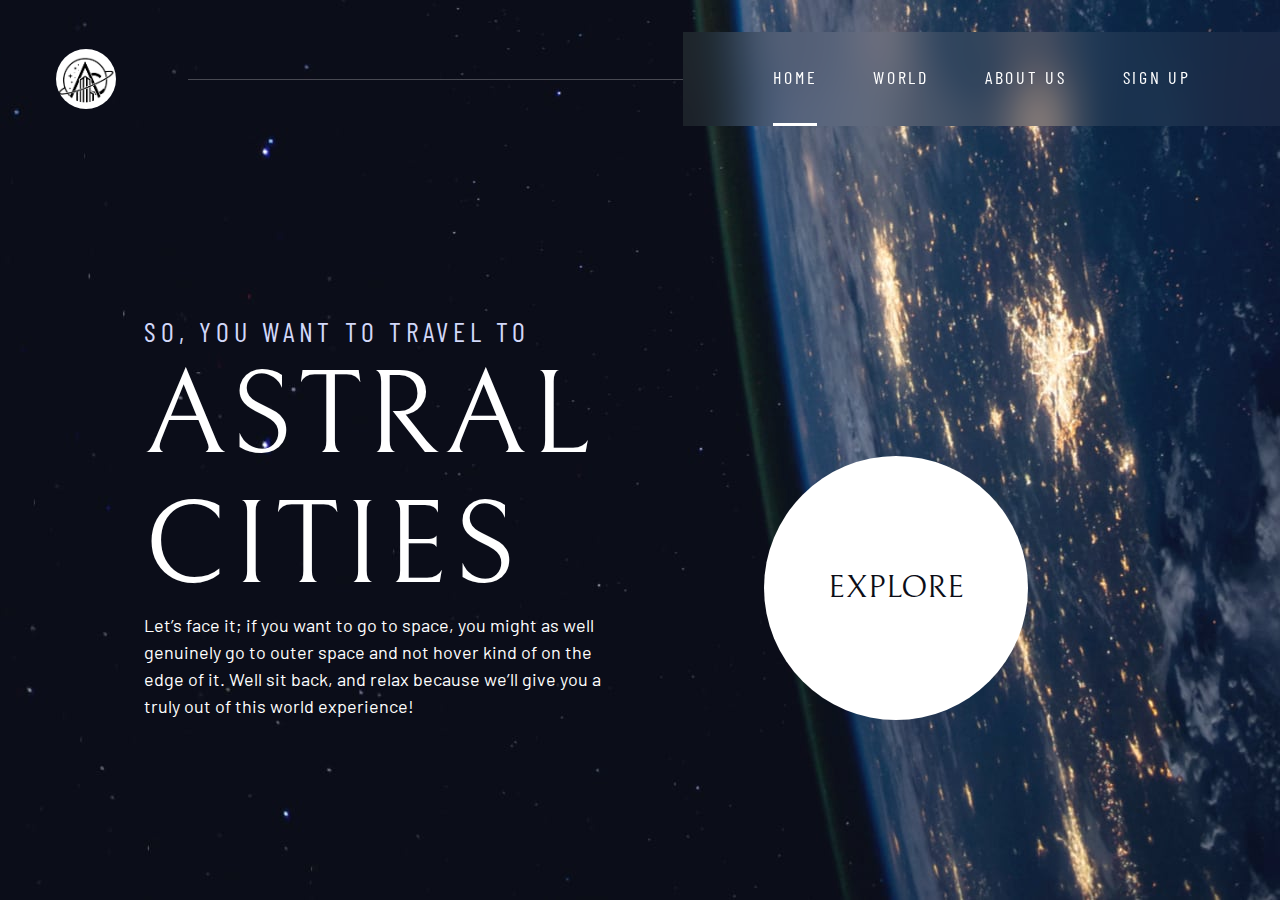
<file: index.html>
<!DOCTYPE html>
<html lang="en">
<head>
  <meta charset="UTF-8">
  <meta name="viewport" content="width=device-width, initial-scale=1.0">

  <link rel="icon" type="image/png" sizes="32x32" href="./assets/logo1.png">
  <!-- Google fonts -->
  <link rel="preconnect" href="https://fonts.googleapis.com">
  <link rel="preconnect" href="https://fonts.gstatic.com" crossorigin>
  <link href="https://fonts.googleapis.com/css2?family=Barlow+Condensed:wght@400;700&family=Bellefair&family=Barlow:wght@400;700&display=swap"
      rel="stylesheet">
      
  <!-- Our custom CSS -->
  <link rel="stylesheet" href="index.css">
  <title>Astral cities</title>
  <script src="navigation.js" defer></script>
</head>
<body class="home">
  <a class="skip-to-content" href="#main">Skip to content</a>
  <header class="primary-header flex">
    <div>
      <img src="./assets/logo1.png" alt="space tourism logo" class="logo">
    </div>
    <button class="mobile-nav-toggle" aria-controls="primary-navigation"><span class="sr-only" aria-expanded="false">Menu</span></button>
    <nav>
        <ul id="primary-navigation" data-visible="false" class="primary-navigation underline-indicators flex">
            <li class="active"><a class="ff-sans-cond uppercase text-white letter-spacing-2" href="index.html">Home</a>
            <li><a class="ff-sans-cond uppercase text-white letter-spacing-2" href="destination.html">world</a>
            <li><a class="ff-sans-cond uppercase text-white letter-spacing-2 noWrap" href="crew.html">about us</a>
            <li><a class="ff-sans-cond uppercase text-white letter-spacing-2 noWrap" href="technology.html">sign up</a>
        </ul>
    </nav>
  </header>
  
  <main id="main" class="grid-container grid-container--home">
    <div>
      <h1 class="text-accent fs-500 ff-sans-cond uppercase letter-spacing-1">So, you want to travel to
      <span class="d-block fs-900 ff-serif text-white">astral</span><span class="d-block fs-900 ff-serif text-white">cities</span></h1>
      
      <p>Let’s face it; if you want to go to space, you might as well genuinely go to 
      outer space and not hover kind of on the edge of it. Well sit back, and relax 
      because we’ll give you a truly out of this world experience! </p>
    </div>
    <div>
      <a href="destination.html" class="large-button uppercase ff-serif text-dark bg-white">Explore</a>
    </div>
  </main>


</body>
</html>
</file>
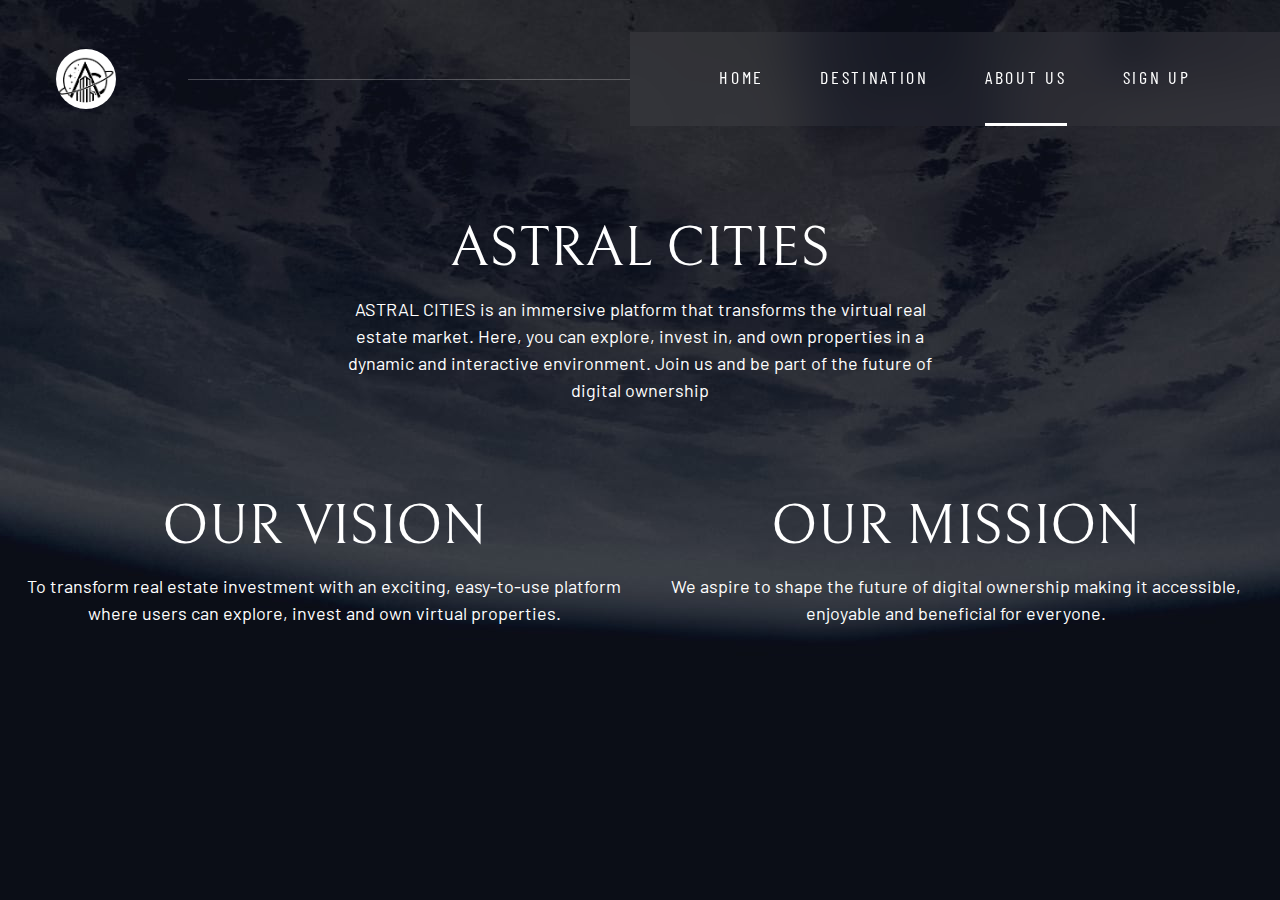
<file: crew.html>
<!DOCTYPE html>
<html lang="en">
<head>
  <meta charset="UTF-8">
  <meta name="viewport" content="width=device-width, initial-scale=1.0">

  <link rel="icon" type="image/png" sizes="32x32" href="./assets/logo1.png">
  <!-- Google fonts -->
  <link rel="preconnect" href="https://fonts.googleapis.com">
  <link rel="preconnect" href="https://fonts.gstatic.com" crossorigin>
  <link href="https://fonts.googleapis.com/css2?family=Barlow+Condensed:wght@400;700&family=Bellefair&family=Barlow:wght@400;700&display=swap"
      rel="stylesheet">
      
  <!-- Our custom CSS -->
  <link rel="stylesheet" href="index.css">
  <title>Our Crew Members</title>
  <script src="navigation.js" defer></script>
  <script src="tabs.js" defer></script>

</head>

<body class="crew">
  <a class="skip-to-content" href="#main">Skip to content</a>
  <header class="primary-header flex">
    <div>
      <img src="./assets/logo1.png" alt="space tourism logo" class="logo">
    </div>
    <button class="mobile-nav-toggle" aria-controls="primary-navigation"><span class="sr-only" aria-expanded="false">Menu</span></button>
    <nav> 
        <ul id="primary-navigation" data-visible="false" class="primary-navigation underline-indicators flex">
            <li><a class="ff-sans-cond uppercase text-white letter-spacing-2" href="index.html">Home</a>
            <li><a class="ff-sans-cond uppercase text-white letter-spacing-2" href="destination.html">Destination</a>
            <li class="active"><a class="ff-sans-cond uppercase text-white letter-spacing-2 noWrap" href="crew.html">about us</a>
            <li><a class="ff-sans-cond uppercase text-white letter-spacing-2 noWrap" href="technology.html">sign up</a>
        </ul>
    </nav>
  </header>
  
  <main id="main" class="aboutUs">
    <!-- <h1 class="numbered-title">about us</h1> -->
    
    <!-- <div class="dot-indicators flex" role="tablist" aria-label="crew member list">
      <button aria-selected="true" aria-controls="commander-tab" role="tab" data-image="commander-image" tabindex="0"><span class="sr-only"></span></button> -->
      <!-- <button aria-selected="false" aria-controls="mission-tab" role="tab" data-image="mission-image" tabindex="-1"><span class="sr-only">The mission specialist</span></button>
      <button aria-selected="false" aria-controls="pilot-tab" role="tab" data-image="pilot-image" tabindex="-1"><span class="sr-only">The pilot</span></button>
      <button aria-selected="false" aria-controls="crew-tab" role="tab" data-image="crew-image" tabindex="-1"><span class="sr-only">The crew engineer</span></button> -->
    </div>
    
    <!-- commander -->
    <article class="crew-details flow" id="commander-tab" role="tabpanel" tabindex="0">
      <header class="flow flow--space-small">
        <h2 class="fs-600 ff-serif uppercase"></h2>
        <p class="fs-700 uppercase ff-serif">astral cities</p>
      </header>
      <p>ASTRAL CITIES is an immersive platform that transforms the virtual real estate market. Here, you can explore, invest in, and own properties in a dynamic and interactive environment. Join us and be part of the future of digital ownership</p>
    </article> 

    <div class="flex missionBox">
      <article class="crew-details flow" id="commander-tab" role="tabpanel" tabindex="0">
        <header class="flow flow--space-small">
          <h2 class="fs-600 ff-serif uppercase"></h2>
          <p class="fs-700 uppercase ff-serif">our vision</p>
        </header>
        <p>To transform real estate investment with an exciting, easy-to-use platform where users can explore, invest and own virtual properties.</p>
      </article> 
  
      <article class="crew-details flow" id="commander-tab" role="tabpanel" tabindex="0">
        <header class="flow flow--space-small">
          <h2 class="fs-600 ff-serif uppercase"></h2>
          <p class="fs-700 uppercase ff-serif">our mission</p>
        </header>
        <p>We aspire to shape the future of digital ownership making it accessible, enjoyable and beneficial for everyone.</p>
      </article>
    </div>

     
    
    <!-- mission specialist -->
    <!-- <article hidden class="crew-details flow" id="mission-tab" role="tabpanel" tabindex="0">
      <header class="flow flow--space-small">
        <h2 class="fs-600 ff-serif uppercase">Mission Specialist</h2>
        <p class="fs-700 uppercase ff-serif">Mark SHuttleworth</p>
      </header>
      <p>Mark Richard Shuttleworth is the founder and CEO of Canonical, the company behind
        the Linux-based Ubuntu operating system. Shuttleworth became the first South
        African to travel to space as a space tourist.</p>
    </article>  -->
    
    <!-- pilot -->
    <!-- <article hidden class="crew-details flow" id="pilot-tab" role="tabpanel" tabindex="0">
      <header class="flow flow--space-small">
        <h2 class="fs-600 ff-serif uppercase">Pilot</h2>
        <p class="fs-700 uppercase ff-serif">Victor Glover</p>
      </header>
      <p>Pilot on the first operational flight of the SpaceX Crew Dragon to the
        International Space Station. Glover is a commander in the U.S. Navy where
        he pilots an F/A-18.He was a crew member of Expedition 64, and served as a
        station systems flight engineer.</p>
    </article>  -->
    
    <!-- engineer -->
    <!-- <article hidden class="crew-details flow" id="crew-tab" role="tabpanel" tabindex="0">
      <header class="flow flow--space-small">
        <h2 class="fs-600 ff-serif uppercase">Flight Engineer</h2>
        <p class="fs-700 uppercase ff-serif">Anousheh Ansari</p>
      </header>
      <p>Anousheh Ansari is an Iranian American engineer and co-founder of Prodea Systems.
        Ansari was the fourth self-funded space tourist, the first self-funded woman to
        fly to the ISS, and the first Iranian in space.</p>
    </article>  -->
    
    
    <!-- <picture id="commander-image">
      
      <img src="assets/crew/commander abhay.png" alt="Douglas Hurley">
    </picture>
    <picture hidden id="mission-image">
      <source srcset="assets/crew/image-mark-shuttleworth.webp" type="image/webp">
      <img src="assets/crew/image-mark-shuttleworth.png" alt="Douglas Hurley">
    </picture>
    <picture hidden id="pilot-image">
      <source srcset="assets/crew/image-victor-glover.webp" type="image/webp">
      <img src="assets/crew/image-victor-glover.png" alt="Douglas Hurley">
    </picture>
    <picture hidden id="crew-image">
      <source srcset="assets/crew/image-anousheh-ansari.webp" type="image/webp">
      <img src="assets/crew/image-anousheh-ansari.png" alt="Douglas Hurley">
    </picture> -->
  </main>
</body>
</html>
</file>
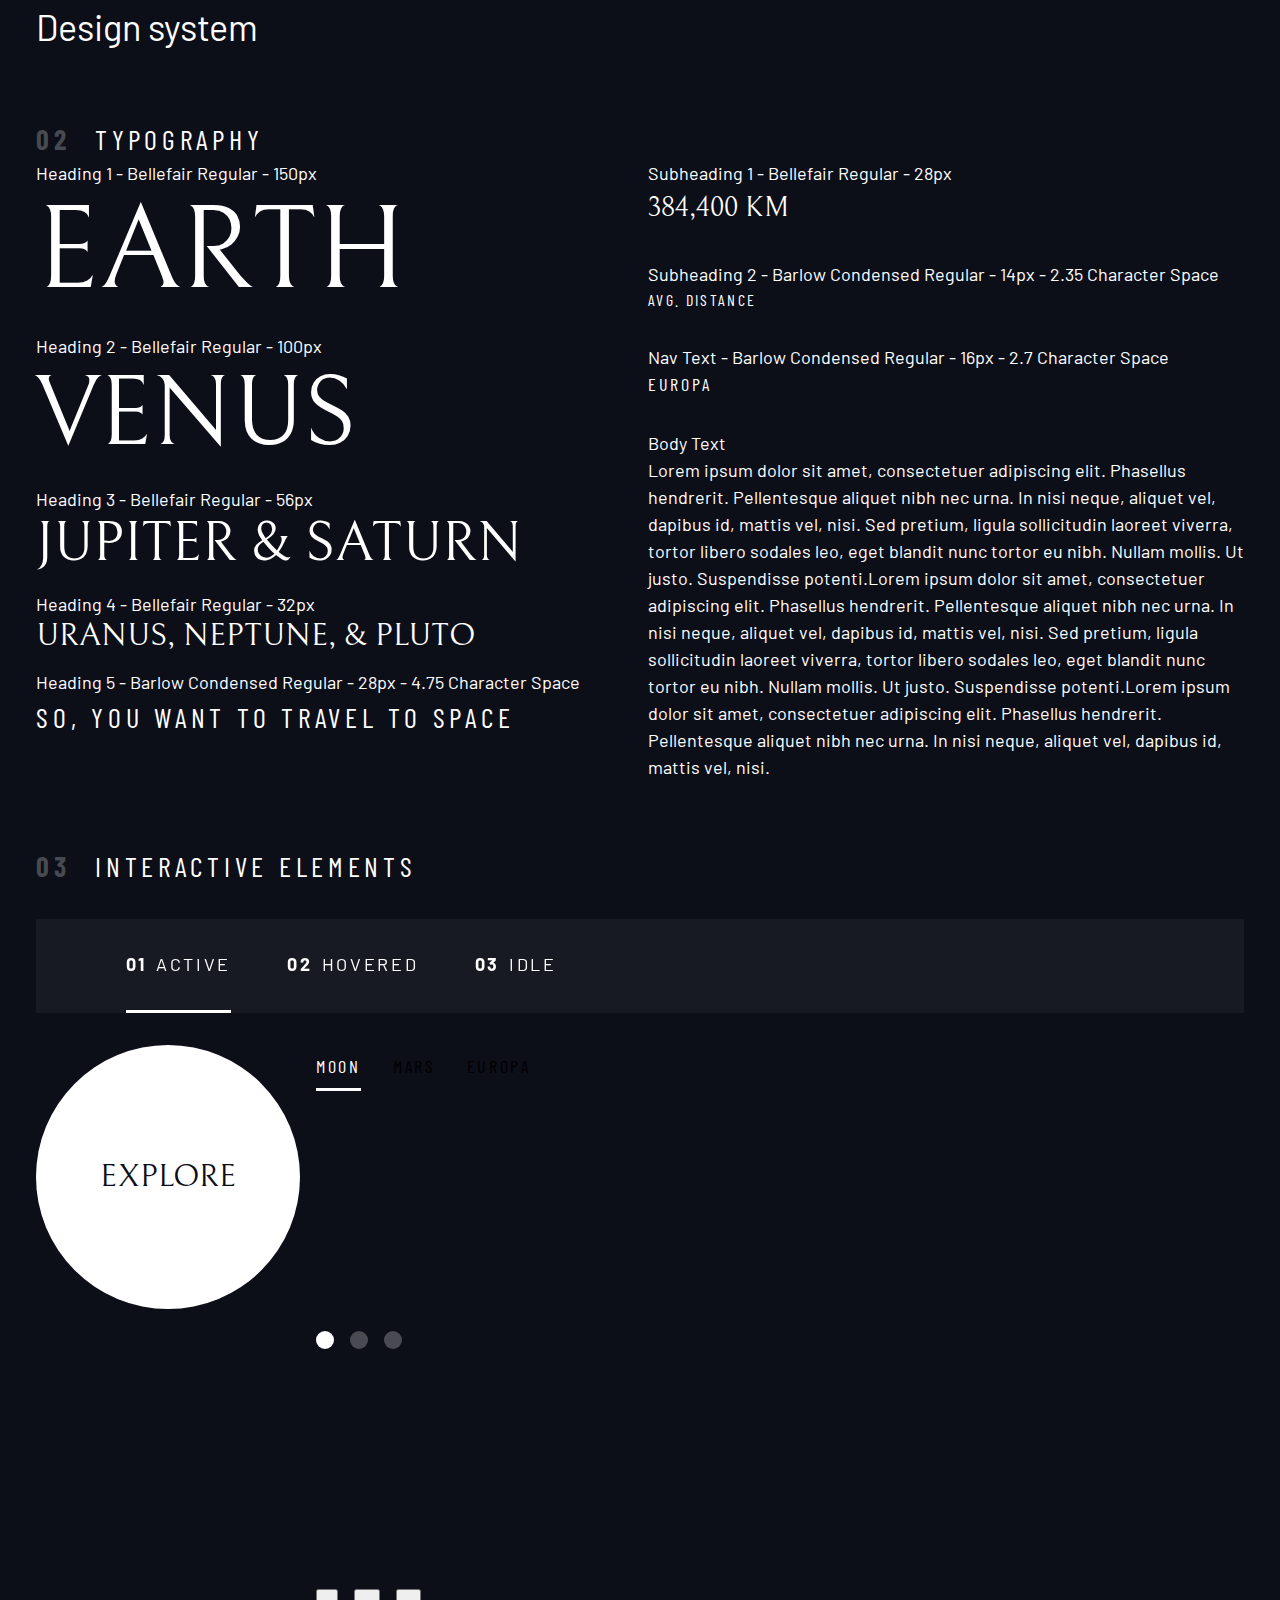
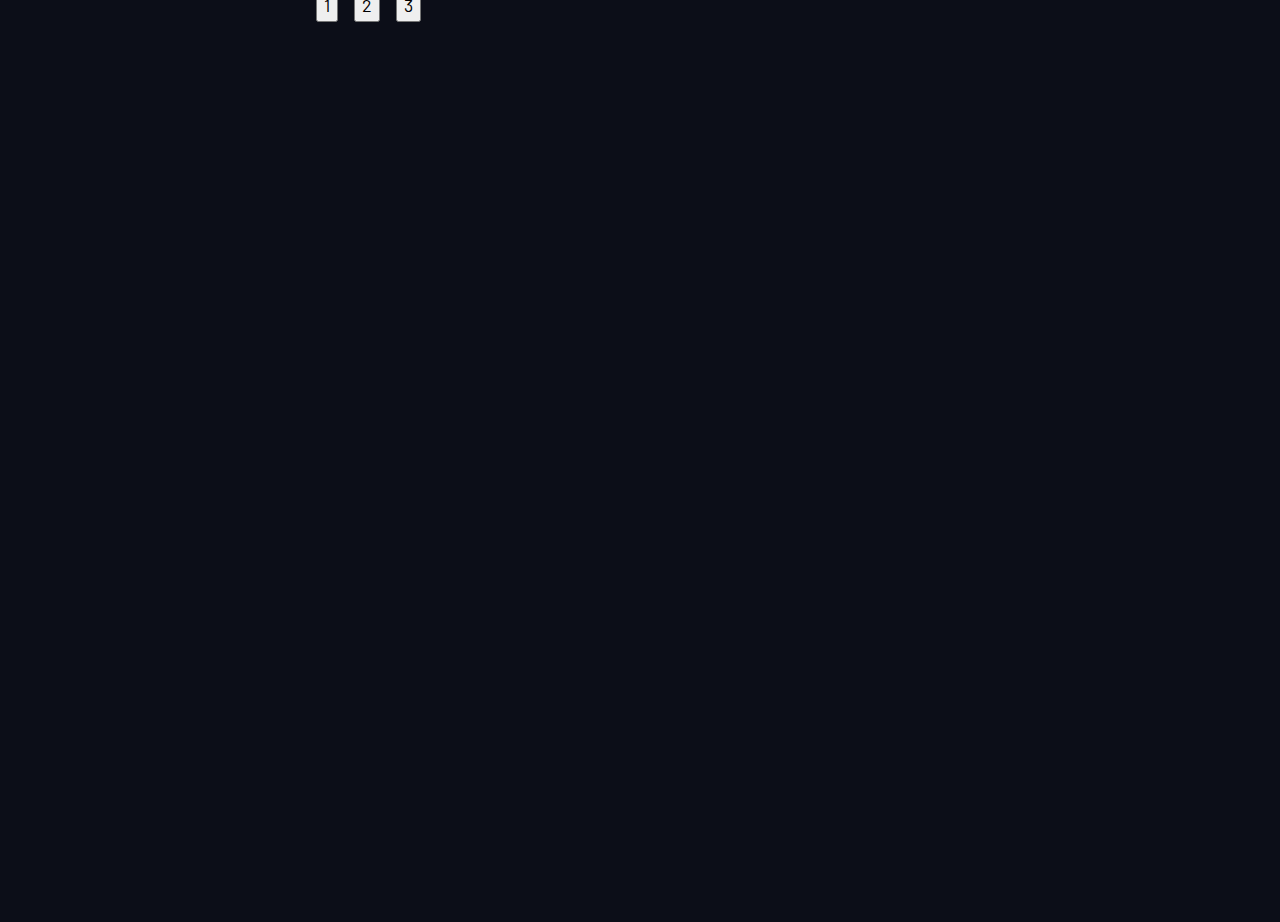
<file: design-system.html>
<!DOCTYPE html>
<html lang="en">
<head>
  <meta charset="UTF-8">
  <meta name="viewport" content="width=device-width, initial-scale=1.0">
  <title>Document</title>

  <!--Google fonts-->
  <link rel="preconnect" href="https://fonts.googleapis.com">
  <link rel="preconnect" href="https://fonts.gstatic.com" crossorigin>
  <link href="https://fonts.googleapis.com/css2?family=Barlow+Condensed:wght@400;700&family=Bellefair&family=Barlow:wght@400;700&display=swap"
  rel="stylesheet">


  <link rel="stylesheet" href="./index.css">
</head>
<body class="bg-dark text-white">
  <div class="container">
    <h1>Design system</h1>


    <section id="typography"  style="margin: 4rem 0">
      <h2 class="numbered-title"><span>02 </span>Typography</h2>
      <div class="flex">
      <div class="flow" style="flex-basis: 100%">
          <div> 
              <p class="text-light">Heading 1 - Bellefair Regular - 150px</p>
              <p class="ff-serif fs-900 uppercase">Earth</p>
          </div>
          <div> 
              <p class="text-light">Heading 2 - Bellefair Regular - 100px</p>
              <p class="ff-serif uppercase fs-800">Venus</p>
          </div>
          <div> 
              <p class="text-light">Heading 3 - Bellefair Regular - 56px</p>
              <p class="ff-serif uppercase fs-700">Jupiter & Saturn</p>
          </div>
          <div> 
              <p class="text-light">Heading 4 - Bellefair Regular - 32px</p>
              <p class="ff-serif uppercase fs-600">Uranus, Neptune, & Pluto</p>
          </div>
          <div> 
              <p class="text-light">Heading 5 - Barlow Condensed Regular - 28px - 4.75 Character Space</p>
              <p class="ff-sans-cond uppercase fs-500 letter-spacing-1">So, you want to travel to space</p>
          </div>
      
      </div>
      
      <div class="flow" style="flex-basis: 100%; --flow-space: 2rem;">
          <div> 
              <p>Subheading 1 - Bellefair Regular - 28px</p>
              <p class="ff-serif uppercase fs-500">384,400 km</p>
          </div>
          <div> 
              <p>Subheading 2 - Barlow Condensed Regular - 14px - 2.35 Character Space</p>
              <p class="ff-sans-cond uppercase fs-300 letter-spacing-3">Avg. Distance</p>
          </div>
          <div> 
              <p>Nav Text - Barlow Condensed Regular - 16px - 2.7 Character Space</p>
              <p class="ff-sans-cond uppercase fs-400 letter-spacing-2">Europa</p>
          </div>
          <div> 
              <p>Body Text</p>
              <p>Lorem ipsum dolor sit amet, consectetuer adipiscing elit. Phasellus hendrerit. Pellentesque aliquet nibh nec urna. In nisi neque, aliquet vel, dapibus id, mattis vel, nisi. Sed pretium, ligula sollicitudin laoreet viverra, tortor libero sodales leo, eget blandit nunc tortor eu nibh. Nullam mollis. Ut justo. Suspendisse potenti.Lorem ipsum dolor sit amet, consectetuer adipiscing elit. Phasellus hendrerit. Pellentesque aliquet nibh nec urna. In nisi neque, aliquet vel, dapibus id, mattis vel, nisi. Sed pretium, ligula sollicitudin laoreet viverra, tortor libero sodales leo, eget blandit nunc tortor eu nibh. Nullam mollis. Ut justo. Suspendisse potenti.Lorem ipsum dolor sit amet, consectetuer adipiscing elit. Phasellus hendrerit. Pellentesque aliquet nibh nec urna. In nisi neque, aliquet vel, dapibus id, mattis vel, nisi. </p>
          </div>
      </div>
      </div>
    </section>



    <section class="flow" id="interactive-elements">
      <h2 class="numbered-title"><span>03</span> Interactive elements</h2>
      
      <!-- navigation -->
      <div>
        <nav>
          <ul class="primary-navigation flex underline-indicators">

            <li class="active"><a class=" letter-spacing-2 uppercase text-white " href="#"><span>01</span>Active</a></li>
            <li><a class=" letter-spacing-2 uppercase text-white" href="#"><span>02</span>Hovered</a></li>
            <li><a class=" letter-spacing-2 uppercase text-white" href="#"><span>03</span>Idle</a></li>

          </ul>
        </nav>
      </div>
      
      <div class="flex">
          <div>
            <!-- explore button -->
            <a href="#" class="large-button uppercase ff-serif text-dark bg-white fs-600">Explore</a>
          </div>
          
          <div class="flow" style="margin-bottom: 50em; --flow-space: 15rem;">
            <!-- Tabs -->

            <div class="tab-list flex underline-indicators">
              <button aria-selected="true" class="text-light bg-dark letter-spacing-2 uppercase active  ff-sans-cond">Moon</button>
              <button aria-selected="false" class="text-light bg-dark letter-spacing-2 uppercase ff-sans-cond">Mars</button>
              <button aria-selected="false" class="text-light bg-dark letter-spacing-2 uppercase ff-sans-cond">Europa</button>
            </div>
            
            
            <!-- Dots -->

            <div class="dot-indicators flex ">
              <button aria-selected="true"></button>
              <button aria-selected="false"></button>
              <button aria-selected="false"></button>
            </div>
            
            
            <!-- Numbers -->
            <div class="num-indicators flex">
              <button aria-selected="true">1</button>
              <button aria-selected="false">2</button>
              <button aria-selected="false">3</button>
            </div>
          </div>
      </div>
      
    </section>


  </div>
  

  <script></script>
</body>
</html>
</file>
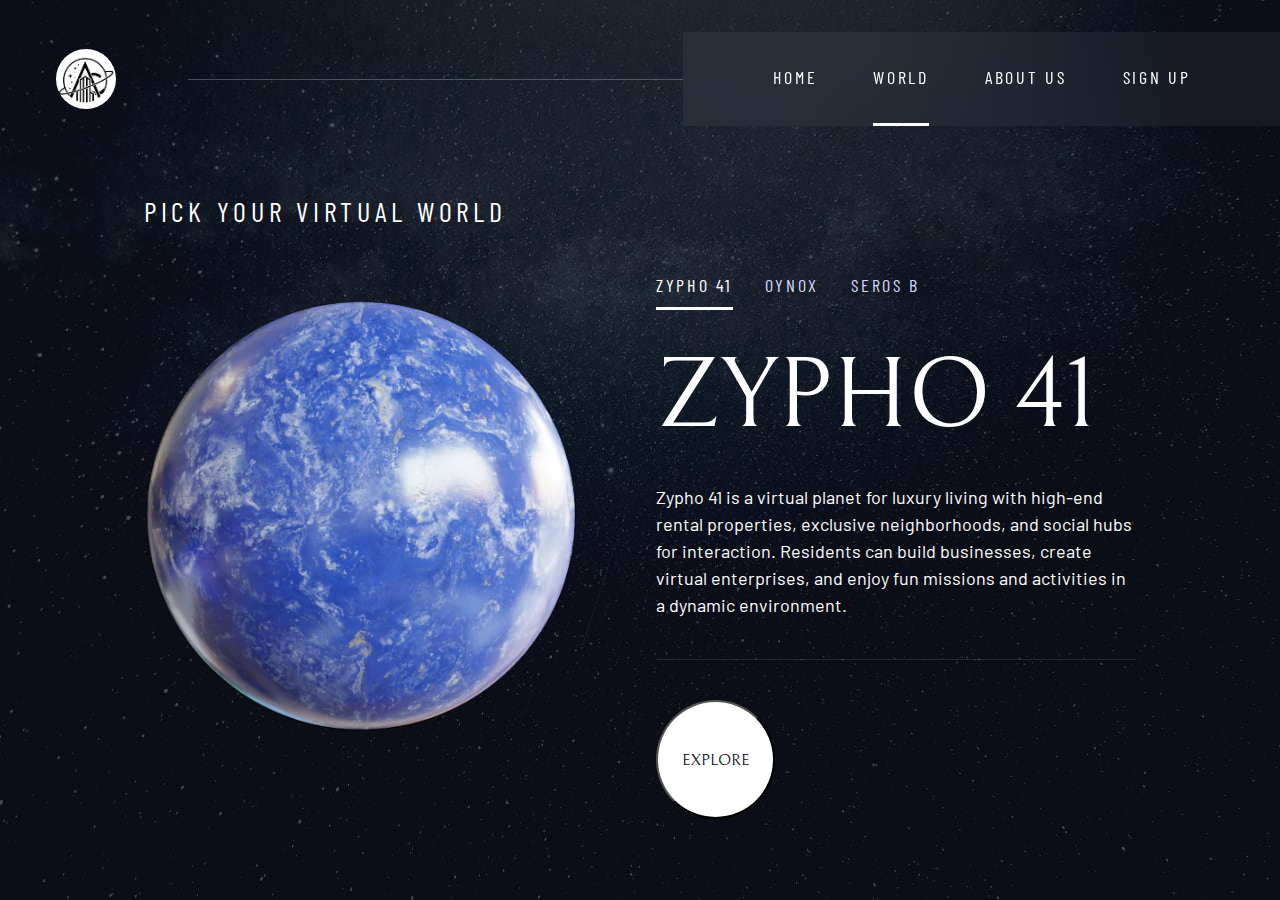
<file: destination.html>
<!DOCTYPE html>
<html lang="en">
<head>
  <meta charset="UTF-8">
  <meta name="viewport" content="width=device-width, initial-scale=1.0">

  <link rel="icon" type="image/png" sizes="32x32" href="./assets/logo1.png">
  <!-- Google fonts -->
  <link rel="preconnect" href="https://fonts.googleapis.com">
  <link rel="preconnect" href="https://fonts.gstatic.com" crossorigin>
  <link href="https://fonts.googleapis.com/css2?family=Barlow+Condensed:wght@400;700&family=Bellefair&family=Barlow:wght@400;700&display=swap"
      rel="stylesheet">
      
  <!-- Our custom CSS -->
  <link rel="stylesheet" href="index.css">
  <title>choose the destination</title>
  <script src="navigation.js" defer></script>
  <script src="tabs.js" defer></script>
</head>

<body class="destination">
  <a class="skip-to-content" href="#main">Skip to content</a>
  <header class="primary-header flex">
    <div>
      <img src="./assets/logo1.png" alt="space tourism logo" class="logo">
    </div>
    <button class="mobile-nav-toggle" aria-controls="primary-navigation"><span class="sr-only" aria-expanded="false">Menu</span></button>
    <nav>
        <ul id="primary-navigation" data-visible="false" class="primary-navigation underline-indicators flex">
            <li><a class="ff-sans-cond uppercase text-white letter-spacing-2" href="index.html">Home</a>
            <li class="active"><a class="ff-sans-cond uppercase text-white letter-spacing-2" href="destination.html">world</a>
            <li><a class="ff-sans-cond uppercase text-white letter-spacing-2 noWrap" href="crew.html">about us</a>
            <li><a class="ff-sans-cond uppercase text-white letter-spacing-2 noWrap" href="technology.html">sign up</a>
        </ul>
    </nav>
  </header>
  
  <main id="main" class="grid-container grid-container--destination flow">
    <h1 class="numbered-title"> Pick your virtual world</h1>
    
    <picture id="moon-image">
      <source srcset="assets/destination/1.png" type="image/webp">
      <img src="assets/destination/1.png" alt="the moon">
    </picture>
    <picture hidden id="mars-image">
      <source srcset="assets/destination/image-mars.webp" type="image/webp">
      <img src="assets/destination/image-mars.png" alt="the planet mars">
    </picture>
    <picture hidden id="europa-image">
      <source srcset="assets/destination/image-europa.webp" type="image/webp">
      <img src="assets/destination/image-europa.png" alt="the planet europa">
    </picture>
    <!-- <picture hidden id="titan-image">
      <source srcset="assets/destination/image-titan.webp" type="image/webp">
      <img src="assets/destination/image-titan.png" alt="the moon titan">
    </picture> -->
    
    
    <div class="tab-list underline-indicators flex" role="tablist" aria-label="destination list">
        <button aria-selected="true" role="tab" aria-controls="moon-tab" class="uppercase ff-sans-cond text-accent letter-spacing-2" tabindex="0" data-image="moon-image">Zypho 41</button>
        <button aria-selected="false" role="tab" aria-controls="mars-tab" class="uppercase ff-sans-cond text-accent letter-spacing-2" tabindex="-1" data-image="mars-image">oynox</button>
        <button aria-selected="false" role="tab" aria-controls="europa-tab" class="uppercase ff-sans-cond text-accent letter-spacing-2" tabindex="-1" data-image="europa-image">seros b</button>
        <!-- <button aria-selected="false" role="tab" aria-controls="titan-tab" class="uppercase ff-sans-cond text-accent letter-spacing-2" tabindex="-1" data-image="titan-image">Titan</button> -->
    </div>

    <!-- The moon -->
    <article class="destination-info flow" id="moon-tab" tabindex="0" role="tabpanel">
      <h2 class="fs-800 uppercase ff-serif">zypho 41</h2>

      <p>Zypho 41 is a virtual planet for luxury living with high-end rental properties, exclusive neighborhoods, and social hubs for interaction. Residents can build businesses, create virtual enterprises, and enjoy fun missions and activities in a dynamic environment.</p>
      
      <div class="destination-meta flex">
        
        <a href="https://astral-g6tdg1s6r-agent-52s-projects-797fb6b8.vercel.app/"><button class="explore uppercase ff-serif text-dark bg-white">EXPLORE</button></a>
      </div>
      
    </article>
    
    <!-- Mars -->
    <article hidden class="destination-info flow" id="mars-tab" tabindex="0"  role="tabpanel">
      <h2 class="fs-800 uppercase ff-serif">oynox</h2>

      <p>Embark on an exciting journey in our virtual universe! Begin on Zypho 41 and unlock Qynox as you progress through the game. Discover new experiences, challenges, and growth opportunities on this mysterious planet.</p>
      
      <div class="destination-meta flex">
        
        <a href="https://astral-g6tdg1s6r-agent-52s-projects-797fb6b8.vercel.app/"><button class="explore uppercase ff-serif text-dark bg-white">EXPLORE</button></a>
      </div>
    </article>
    
    <!-- Europa -->
    <article hidden class="destination-info flow" id="europa-tab" tabindex="0"  role="tabpanel">
      <h2 class="fs-800 uppercase ff-serif">seros b</h2>

      <p>Embark on an exciting journey in our virtual universe! Begin on Zypho 41 and unlock Seros B as you progress through the game. Discover new experiences, challenges, and growth opportunities on this mysterious planet.</p>
      <div class="destination-meta .exploreBox">
       
        <a href="https://astral-g6tdg1s6r-agent-52s-projects-797fb6b8.vercel.app/"><button class="explore uppercase ff-serif text-dark bg-white">EXPLORE</button></a>
      </div>
    </article>
    
    <!-- Titan -->
    <!-- <article hidden class="destination-info flow" id="titan-tab" tabindex="0"  role="tabpanel">
      <h2 class="fs-800 uppercase ff-serif">Titan</h2>

      <p>The only moon known to have a dense atmosphere other than Earth, Titan 
  is a home away from home (just a few hundred degrees colder!). As a 
  bonus, you get striking views of the Rings of Saturn.</p>
      
      <div class="destination-meta flex">
        <div>
          <h3 class="text-accent fs-200 uppercase">Avg. distance</h3>
          <p class="ff-serif uppercase">1.6 bil. km</p>
        </div>
        <div>
          <h3 class="text-accent fs-200 uppercase">Est. travel time</h3>
          <p class="ff-serif uppercase">7 years</p>
        </div>
      </div>
    </article> -->
  </main>
  
<body>


  
</body>
</html>
</file>
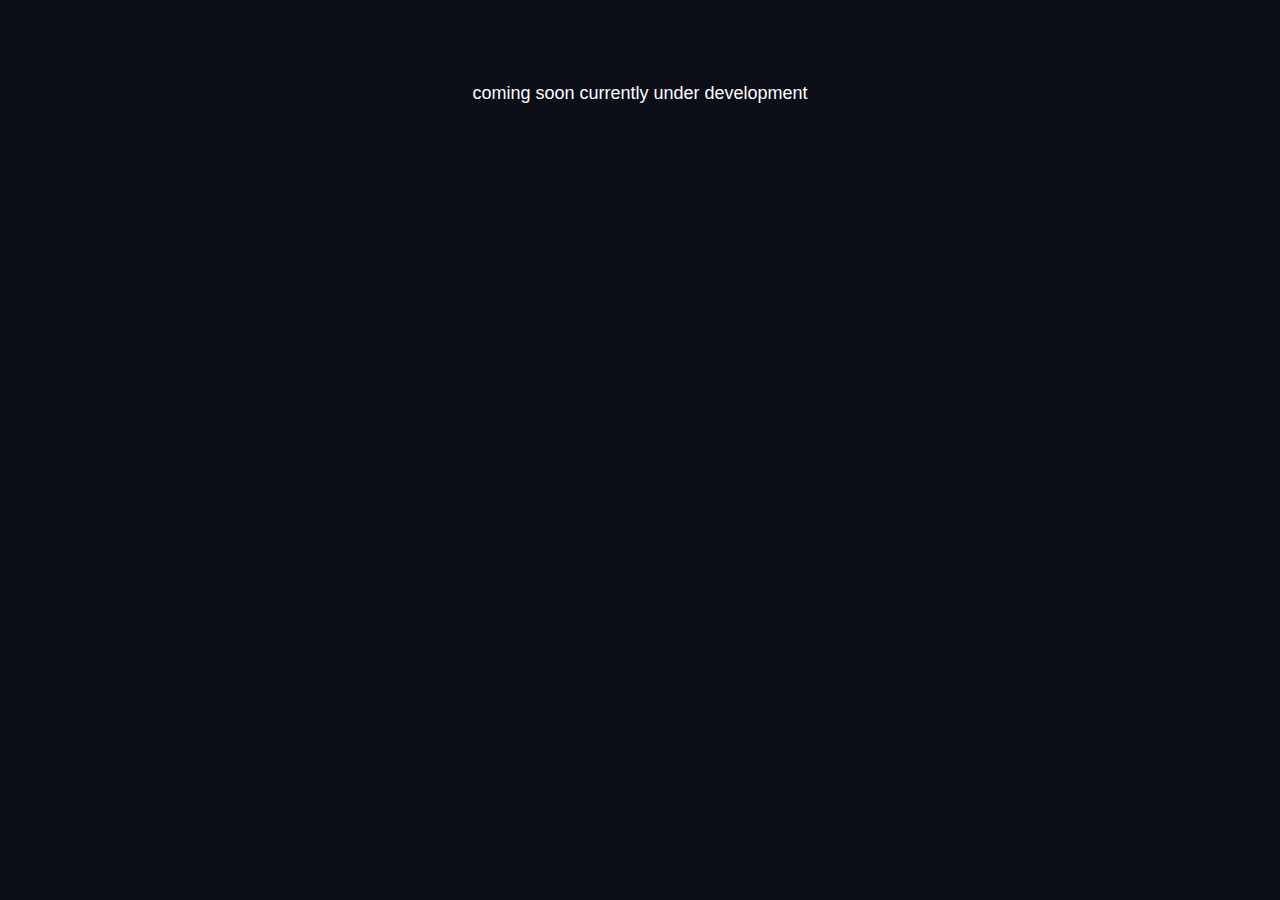
<file: technology.html>
<!DOCTYPE html>
<html lang="en">
<head>
  <meta charset="UTF-8">
  <meta name="viewport" content="width=device-width, initial-scale=1.0">
  <link rel="stylesheet" href="index.css">
  <title>Document</title>
</head>
<body>
  <p style="text-align: center; padding-inline: 2rem; margin-top: 5rem;">coming soon currently under development</p>
</body>
</html>
</file>
<file: index.css>
/* ------------------- */
/* Custom properties   */
/* ------------------- */

:root {
  /* colors */
  --clr-dark: 230 35% 7%;
  --clr-light: 231 77% 90%;
  --clr-white: 0 0% 100%;
  
  /* font-sizes */
  --fs-900: clamp(5rem, 8vw + 1rem, 9.375rem);
  --fs-800: 3.5rem;
  --fs-700: 1.5rem;
  --fs-600: 1rem;
  --fs-500: 1rem;
  --fs-400: 0.9375rem;
  --fs-300: 1rem;
  --fs-200: 0.875rem;
  
  /* font-families */
  --ff-serif: "Bellefair", serif;
  --ff-sans-cond: "Barlow Condensed", sans-serif;
  --ff-sans-normal: "Barlow", sans-serif;
}

@media (min-width: 35em) {
  :root {
      --fs-800: 5rem;
      --fs-700: 2.5rem;
      --fs-600: 1.5rem;
      --fs-500: 1.25rem;
      --fs-400: 1rem;
  }
}

@media (min-width: 45em) {
  :root {
      /* font-sizes */
      --fs-800: 6.25rem;
      --fs-700: 3.5rem;
      --fs-600: 2rem;
      --fs-500: 1.75rem;
      --fs-400: 1.125rem;
  }
}


/* ------------------- */
/* Reset               */
/* ------------------- */

/* https://piccalil.li/blog/a-modern-css-reset/ */

/* Box sizing */
*,
*::before,
*::after {
  box-sizing: border-box;
}

/* Reset margins */
body,
h1,
h2,
h3,
h4,
h5,
p,
figure,
picture {
  margin: 0; 
}

h1,
h2,
h3,
h4,
h5,
h6,
p {
  font-weight: 400;
}

/* set up the body */
body {
  font-family: var(--ff-sans-normal);
  font-size: var(--fs-400);
  color: hsl( var(--clr-white) );
  background-color: hsl( var(--clr-dark) );
  line-height: 1.5;
  min-height: 100vh;
  
  display: grid;
  grid-template-rows: min-content 1fr;
  
  overflow-x: hidden;
}

/* make images easier to work with */
img,
picutre {
  max-width: 100%;
  display: block;
}

/* make form elements easier to work with */
input,
button,
textarea,
select {
  font: inherit;
}

/* remove animations for people who've turned them off */
@media (prefers-reduced-motion: reduce) {  
*,
*::before,
*::after {
  animation-duration: 0.01ms !important;
  animation-iteration-count: 1 !important;
  transition-duration: 0.01ms !important;
  scroll-behavior: auto !important;
}
}


/* ------------------- */
/* Utility classes     */
/* ------------------- */

/* general */

.flex {
  display: flex;
  gap: var(--gap, 1rem);
}

.grid {
  display: grid;
  gap: var(--gap, 1rem);
}

.d-block {
  display: block;
}

.flow > *:where(:not(:first-child)) {
  margin-top: var(--flow-space, 1rem);
}

.flow--space-small {
  --flow-space: .75rem;
}

.container {
  padding-inline: 2em;
  margin-inline: auto;
  max-width: 80rem;
}

.sr-only {
position: absolute; 
width: 1px;
height: 1px;
padding: 0;
margin: -1px; 
overflow: hidden;
clip: rect(0, 0, 0, 0);
white-space: nowrap; /* added line */
border: 0;
}

.skip-to-content {
  position: absolute;
  z-index: 9999;
  background: hsl( var(--clr-white) );
  color: hsl( var(--clr-dark) ); 
  padding: .5em 1em;
  margin-inline: auto;
  transform: translateY(-100%);
  transition: transform 250ms ease-in;
}

.skip-to-content:focus {
  transform: translateY(0);
}

/* colors */

.bg-dark { background-color: hsl( var(--clr-dark) );}
.bg-accent { background-color: hsl( var(--clr-light) );}
.bg-white { background-color: hsl( var(--clr-white) );}

.text-dark { color: hsl( var(--clr-dark) );}
.text-accent { color: hsl( var(--clr-light) );}
.text-white { color: hsl( var(--clr-white) );}

/* typography */

.ff-serif { font-family: var(--ff-serif); } 
.ff-sans-cond { font-family: var(--ff-sans-cond); } 
.ff-sans-normal { font-family: var(--ff-sans-normal); } 

.letter-spacing-1 { letter-spacing: 4.75px; } 
.letter-spacing-2 { letter-spacing: 2.7px; } 
.letter-spacing-3 { letter-spacing: 2.35px; } 

.uppercase { text-transform: uppercase; }

.fs-900 { font-size: var(--fs-900); }
.fs-800 { font-size: var(--fs-800); }
.fs-700 { font-size: var(--fs-700); }
.fs-600 { font-size: var(--fs-600); }
.fs-500 { font-size: var(--fs-500); }
.fs-400 { font-size: var(--fs-400); }
.fs-300 { font-size: var(--fs-300); }
.fs-200 { font-size: var(--fs-200); }

.fs-900,
.fs-800,
.fs-700,
.fs-600 {
  line-height: 1.1;
}

.numbered-title {
  font-family: var(--ff-sans-cond);
  font-size: var(--fs-500);
  text-transform: uppercase;
  letter-spacing: 4.72px; 
}

.numbered-title span {
  margin-right: .5em;
  font-weight: 700;
  color: hsl( var(--clr-white) / .25);
}


/* ------------------- */
/* Compontents         */
/* ------------------- */

.large-button {
  font-size: 2rem;
  position: relative;
  z-index: 1;
  display: inline-grid;
  place-items: center;
  padding: 0 2em;
  border-radius: 50%;
  aspect-ratio: 1;
  text-decoration: none;
}

.large-button::after {
  content: '';
  position: absolute;
  z-index: -1;
  width: 100%;
  height: 100%;
  background: hsl( var(--clr-white) / .1);
  border-radius: 50%;
  opacity: 0;
  transition: opacity 500ms linear, transform 750ms ease-in-out;
}

.large-button:hover::after,
.large-button:focus::after {
  opacity: 1;
  transform: scale(1.5);
}

/* primary-header */

.logo {
  margin: 1.5rem clamp(1.5rem, 5vw, 3.5rem);
  max-width: 60px;
  aspect-ratio: 1;
  border-radius: 50%;
}

.primary-header {
  justify-content: space-between;
  align-items: center;
}

.primary-navigation {
  --gap: clamp(1.5rem, 5vw, 3.5rem);
  --underline-gap: 2rem;
  list-style: none;
  padding: 0;
  margin: 0;
  background: hsl( var(--clr-white) / 0.05);
  backdrop-filter: blur(1.5rem);
}

.primary-navigation a {
  text-decoration: none;
}

.primary-navigation a > span {
  font-weight: 700;
  margin-right: .5em;
}

.mobile-nav-toggle {
  display: none;
}

@media (max-width: 35rem) {
  .primary-navigation {
      --underline-gap: .5rem;
      position: fixed;
      z-index: 1000;
      inset: 0 0 0 30%;
      list-style: none;
      padding: min(20rem, 15vh) 2rem;
      margin: 0;
      flex-direction: column;
      transform: translateX(100%);
      transition: transform 500ms ease-in-out;
  }
  
  .primary-navigation[data-visible="true"] {
      transform: translateX(0);
  }
  
  .primary-navigation.underline-indicators > .active {
     border: 0;
  }
  
  .mobile-nav-toggle {
      display: block;
      position: absolute;
      z-index: 2000;
      right: 1rem;
      top: 2rem;
      background: transparent;
      background-image: url(./assets/shared/icon-hamburger.svg);
      background-repeat: no-repeat;
      background-position: center;
      width: 1.5rem;
      aspect-ratio: 1;
      border: 0;
  }
  
  .mobile-nav-toggle[aria-expanded="true"] {
      background-image: url(./assets/shared/icon-close.svg);
  }
  
  .mobile-nav-toggle:focus-visible {
      outline: 5px solid white;
      outline-offset: 5px;
  }
  
}

@media (min-width: 35em) {
  .primary-navigation {
      padding-inline: clamp(3rem, 7vw, 7rem);
  }
}

@media (min-width: 35em) and (max-width: 44.999em) {
  .primary-navigation a > span {
      display: none;
  }
}

@media (min-width: 45em) {
  
   .primary-header::after {
       content: '';
       display: block;
       position: relative;
       height: 1px;
       width: 100%;
       margin-right: -2.5rem;
       background: hsl( var(--clr-white) / .25);
       order: 1;
   }
   
  nav {
      order: 2;
  }
  
  .primary-navigation {
      margin-block: 2rem;
  }
  
 
}


.underline-indicators > * {
  cursor: pointer;
  padding: var(--underline-gap, .5rem) 0;
  border: 0;
  border-bottom: .2rem solid hsl( var(--clr-white) / 0 );
  background-color: transparent;
}

.underline-indicators > *:hover,
.underline-indicators > *:focus {
  border-color: hsl( var(--clr-white) / .5);
}

.underline-indicators > .active,
.underline-indicators > [aria-selected="true"] {
  color: hsl( var(--clr-white) / 1);
  border-color: hsl( var(--clr-white) / 1); 
}

.tab-list {
  --gap: 2rem;
}

.dot-indicators > * {
  cursor: pointer;
  border: 0;
  border-radius: 50%;
  padding: .5em;
  background-color: hsl( var(--clr-white) / .25);
}

.dot-indicators > *:hover,
.dot-indicators > *:focus { 
  background-color: hsl( var(--clr-white) / .5);
}

.dot-indicators > [aria-selected="true"] {
  background-color: hsl( var(--clr-white) / 1); 
}


/* ----------------------------- */
/* Page specific background      */
/* ----------------------------- */
body {
  background-size: cover;
  background-position: bottom center;
}
/* home */
.home {
  background-image: url(./assets/home/background-home-mobile.jpg);
}

@media (min-width: 35rem) {
  .home {
      background-position: center center;
      background-image: url(./assets/home/background-home-tablet.jpg);
  }
}

@media (min-width: 45rem) {
  .home {
      background-image: url(./assets/home/background-home-desktop.jpg);
  }
} 

/* destination */
.destination {
  background-image: url(./assets/destination/background-destination-mobile.jpg);
}

@media (min-width: 35rem) {
  .destination {
      background-position: center center;
      background-image: url(./assets/destination/background-destination-tablet.jpg);
  }
}

@media (min-width: 45rem) {
  .destination {
      background-image: url(./assets/destination/background-destination-desktop.jpg);
  }
} 

/* crew */
.crew {
  background-image: url(./assets/home/background-crew-mobile.jpg);
}

@media (min-width: 35rem) {
  .crew {
      background-position: center center;
      background-image: url(./assets/crew/background-crew-tablet.jpg);
  }
}

@media (min-width: 45rem) {
  .crew {
      background-image: url(./assets/crew/background-crew-desktop.jpg);
  }
} 

/* ----------------------------- */
/* Layout                        */
/* ----------------------------- */


.grid-container {
  text-align: center;
  display: grid;
  place-items: center;
  padding-inline: 1rem;
  padding-bottom: 4rem;
}

.grid-container p:not([class]) {
  max-width: 50ch;
}

.numbered-title {
  grid-area: title;
}

/* destination layout */

.grid-container--destination {
  --flow-space: 2rem;
  grid-template-areas: 
      'title'
      'image'
      'tabs'
      'content';
}

.grid-container--destination > picture {
  grid-area: image;
  max-width: 60%;
  align-self: start;
  animation: rotation 20s 0.1s infinite alternate linear;
}
@keyframes rotation {
  0%{
    transform: perspective(200px) rotateZ(0deg);
  }
  100%{
    transform: perspective(200px) rotateZ(90deg);

  }
  
}

.grid-container--destination > .tab-list {
  grid-area: tabs;
}

.grid-container--destination > .destination-info {
  grid-area: content;
}

.destination-meta {
  flex-direction: column;
  border-top: 1px solid hsl( var(--clr-white) / .1);
  padding-top: 2.5rem;
  margin-top: 2.5rem;
  /* border: 2px solid red; */
  align-items: center;

}

.destination-meta p {
  font-size: 1.75rem;
}

/* crew layout */

.grid-container--crew {
  --flow-space: 2rem;
  
}

.grid-container--crew > picture {
  grid-area: image;
  max-width: 60%;
  border-bottom: 1px solid hsl( var(--clr-white) / .1);
}

.grid-container--crew > .dot-indicators {
  grid-area: tabs;
}

.grid-container--crew > .crew-details {
  grid-area: content;
}

.crew-details h2 {
  color: hsl( var(--clr-white) / .5);
}

@media (min-width: 35em) {
  .numbered-title {
      justify-self: start;
      margin-top: 2rem;
  }
  
  .destination-meta {
      flex-direction: row;
      justify-content: space-evenly;
  }
  
  .grid-container--crew {
      padding-bottom: 0;
      grid-template-areas: 
          'title'
          'content'
          'tabs'
          'image';
  }
  
  
}

@media (min-width: 45em) {
  .grid-container {
      text-align: left;
      column-gap: var(--container-gap, 2rem);
      grid-template-columns: minmax(1rem, 1fr) repeat(2, minmax(0, 30rem)) minmax(1rem, 1fr);
  }
  
  .grid-container--home {
      padding-bottom: max(6rem, 20vh);
      align-items: end;
  }
  
  .grid-container--home > *:first-child {
      grid-column: 2;
  }

  .grid-container--home > *:last-child {
      grid-column: 3;
  }
  
  .grid-container--destination {
      justify-items: start;
      align-content: start;
      grid-template-areas: 
          '. title title .'
          '. image tabs .'
          '. image content .';
  }
  
  .grid-container--destination > picture {
      max-width: 90%;
  }
   
  .destination-meta {
      --gap: min(6vw, 6rem);
      justify-content: start;
  }
  
  .grid-container--crew {
      grid-template-columns: minmax(1rem, 1fr) minmax(0, 37rem) minmax(0, 23rem) minmax(1rem, 1fr);
      justify-items: start;
      grid-template-areas: 
          '. title title .'
          '. content image .'
          '. tabs image .';
  }
  
  .grid-container--crew > picture {
      grid-column: span 2;
      align-self: end;
      max-width: 90%;
  }

}

/**/
.noWrap{
  white-space: nowrap;
}

.explore{
  height: min-content;

  align-self: center;
  font-size: 1rem;
  position: relative;
  z-index: 1;
  display: inline-grid;
  place-items: center;
  padding: 0 1.5em;
  border-radius: 50%;
  aspect-ratio: 1;
  text-decoration: none;
}
.explore::after {
  content: '';
  position: absolute;
  z-index: -1;
  width: 100%;
  height: 100%;
  background: hsl( var(--clr-white) / .1);
  border-radius: 50%;
  opacity: 0;
  transition: opacity 500ms linear, transform 750ms ease-in-out;
}
.explore:hover::after,
.explore:focus::after {
  opacity: 1;
  transform: scale(1.5);
}

/*about us*/

.aboutUs{
  margin-top: 3rem;
  display: flex;
  flex-direction: column;
  gap: 5rem;
  align-items: center;
  text-align: center;
  margin-bottom: 2rem;
  padding-inline: 1rem;
}
.aboutUs p{
  max-width: 60ch;
}
.missionBox{
  flex-wrap: wrap;
  gap: 2rem;
  
}
#moon-image> img{
  transform: scale(1.25);
  margin-top: -2rem;
}
</file>
